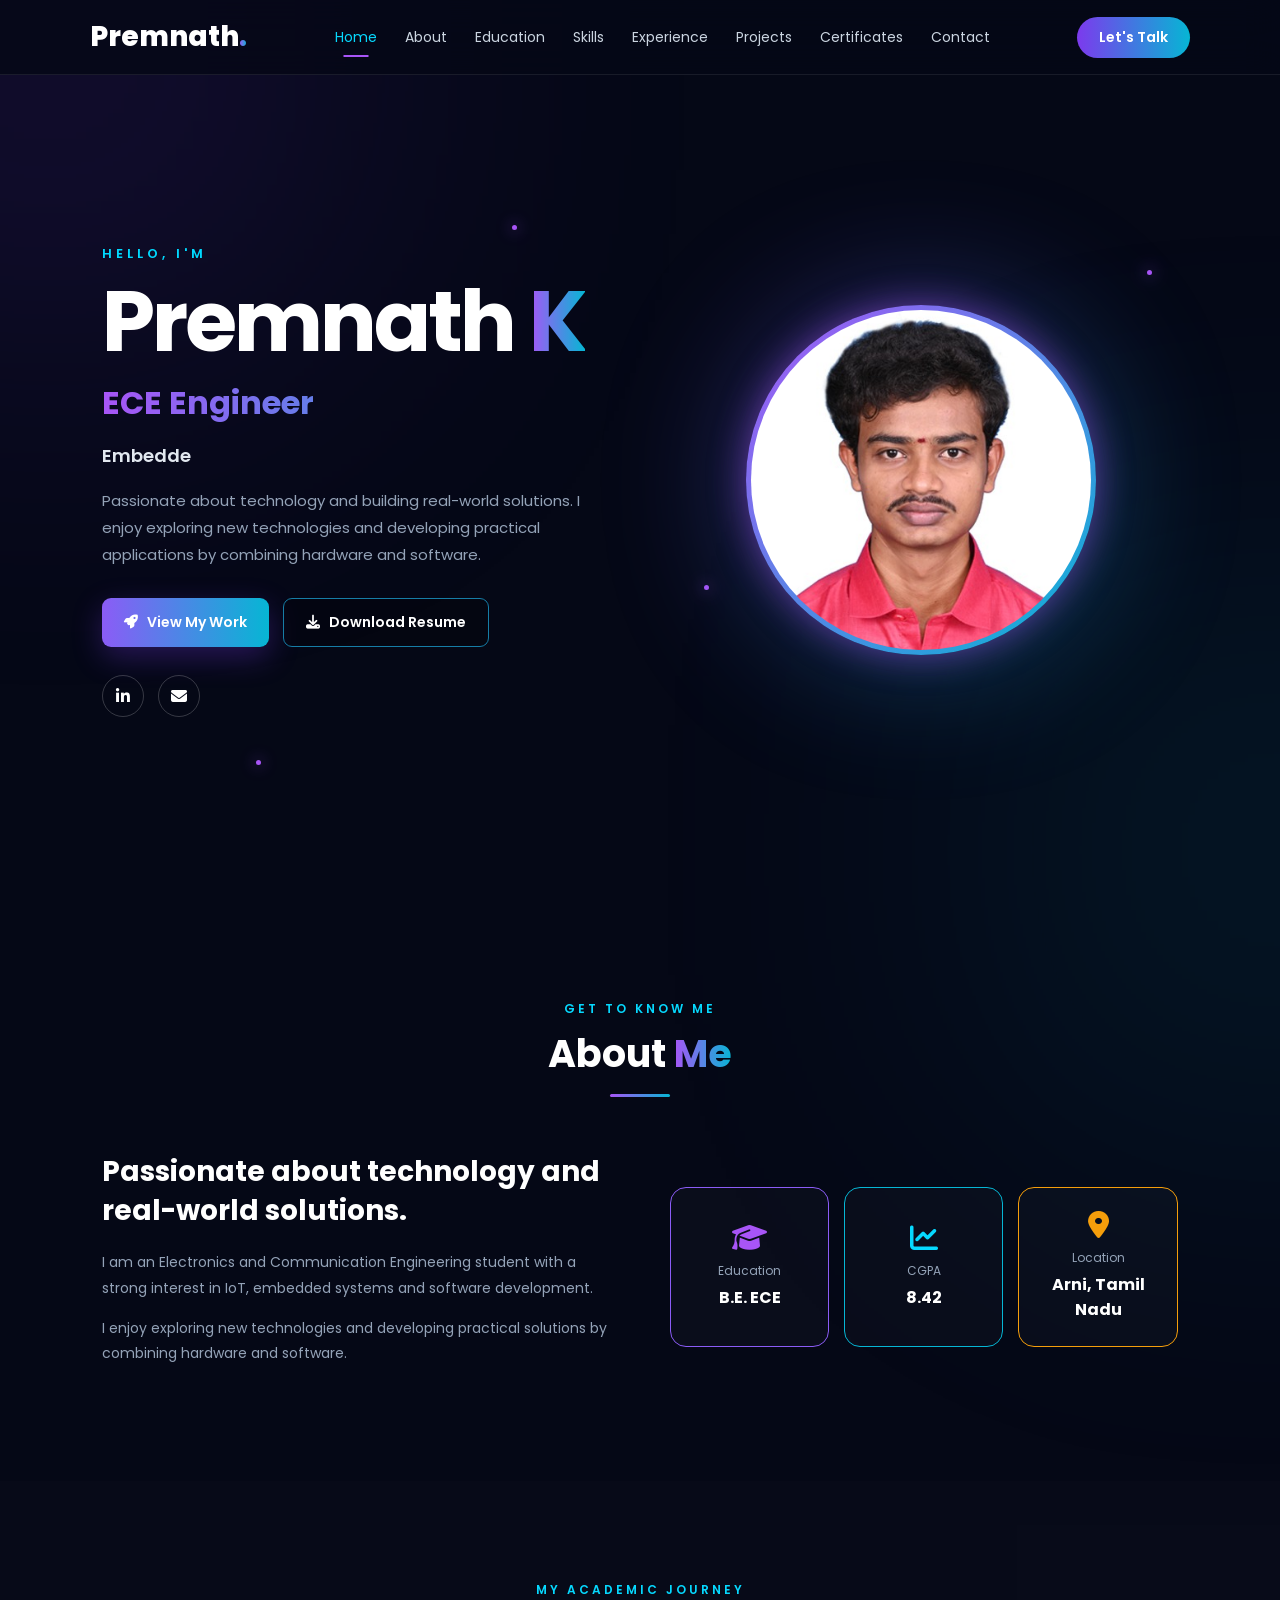
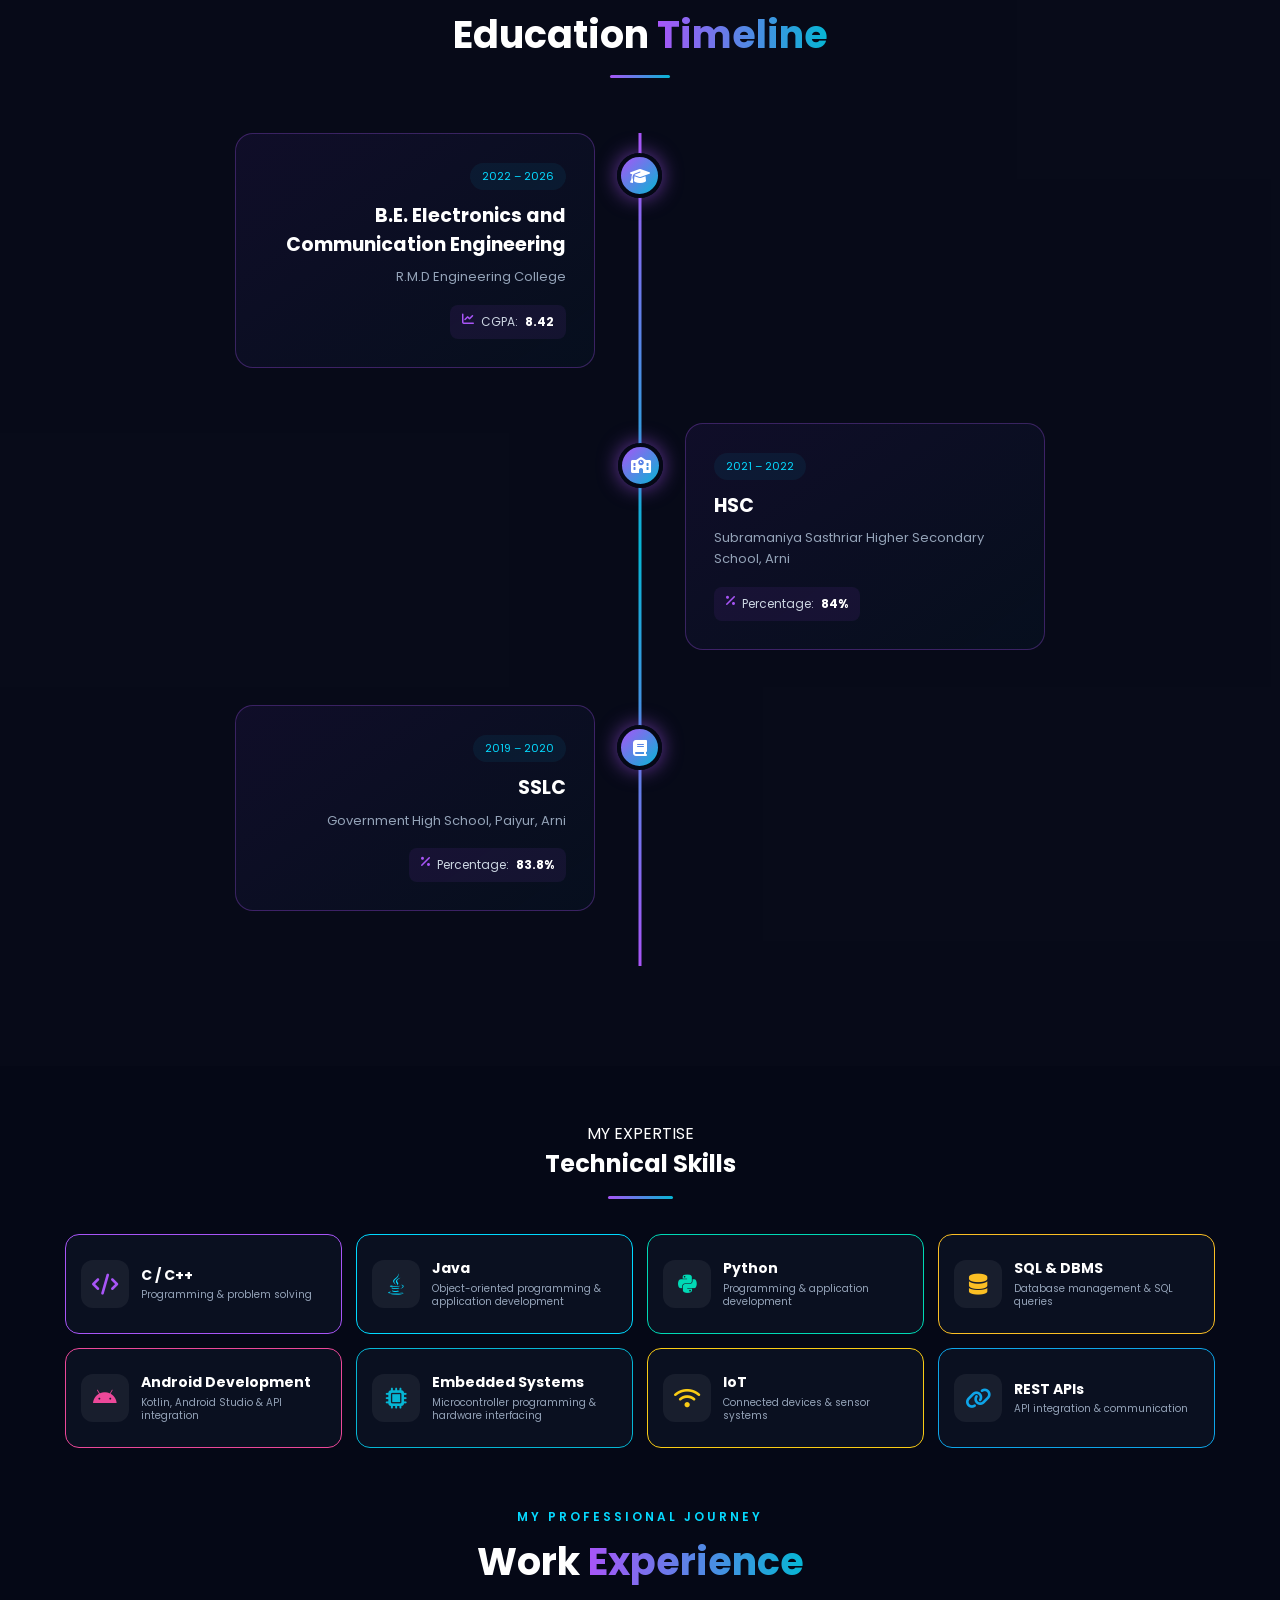
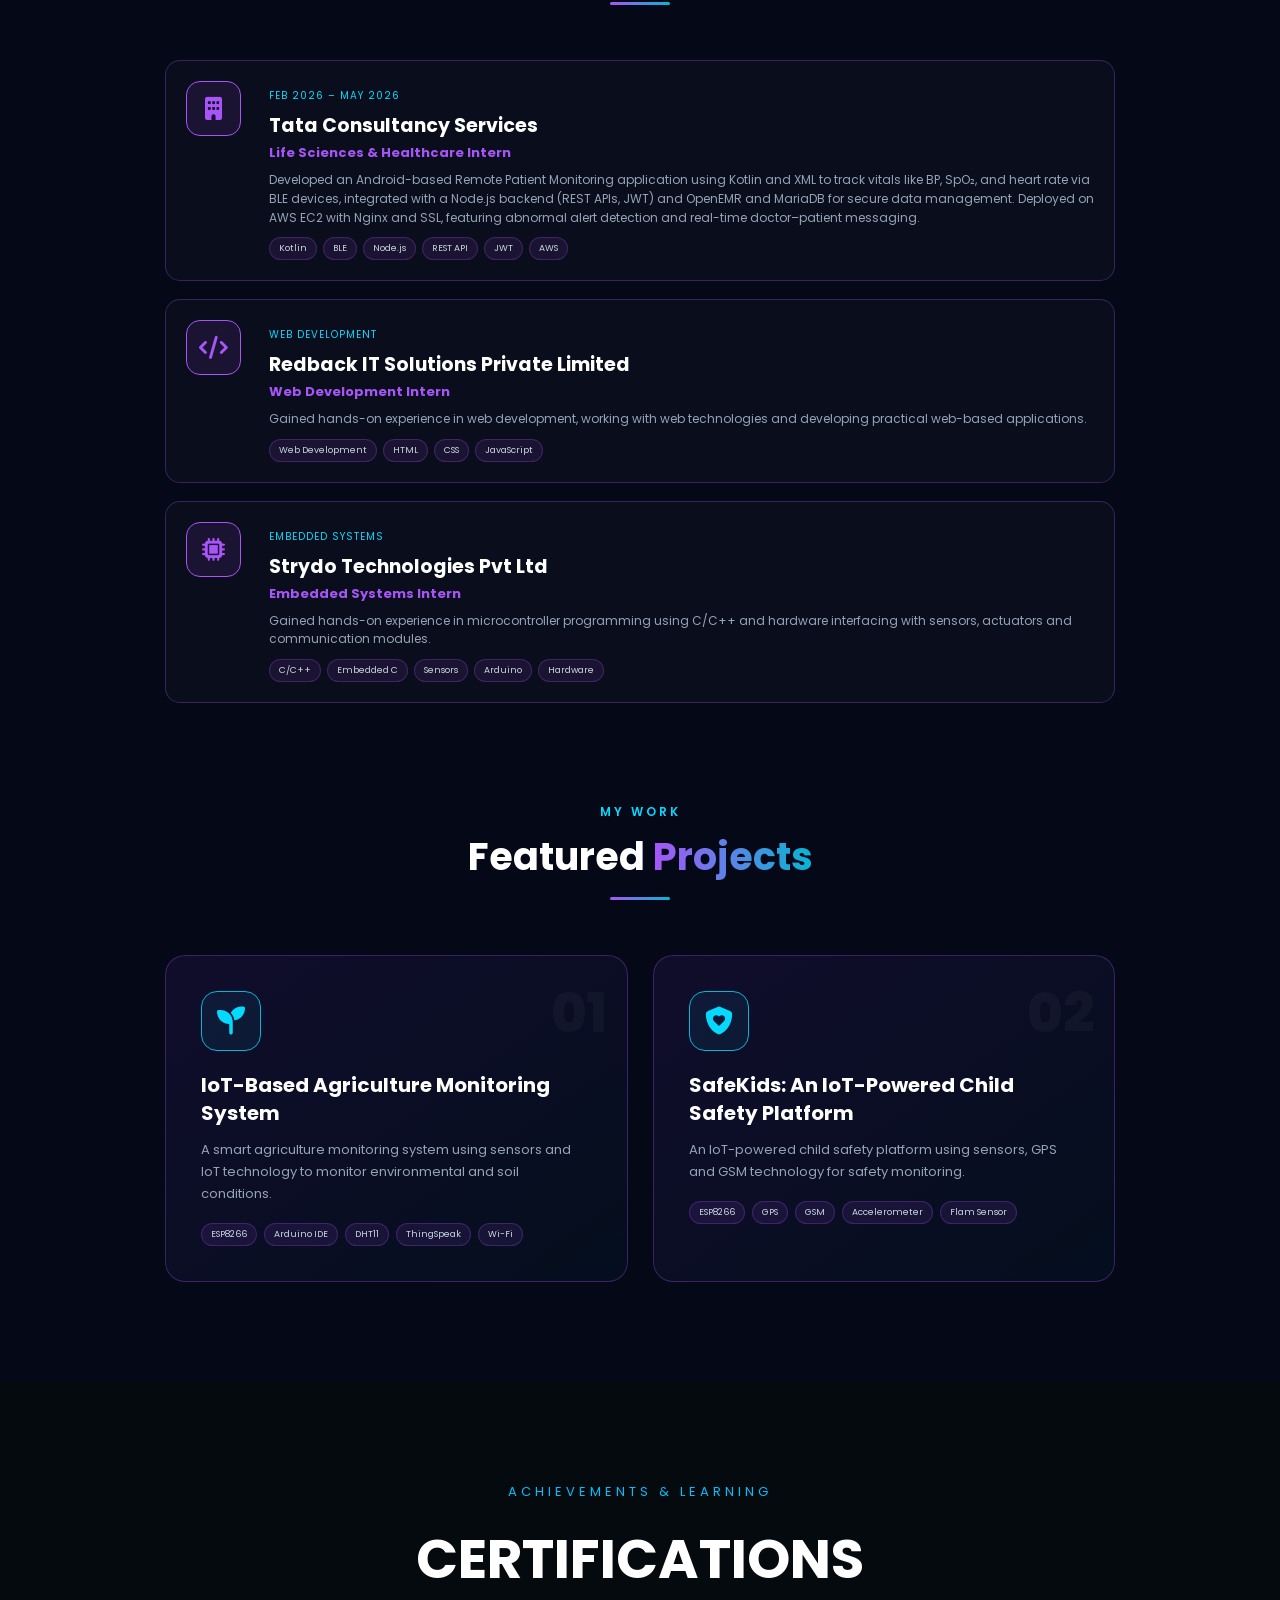
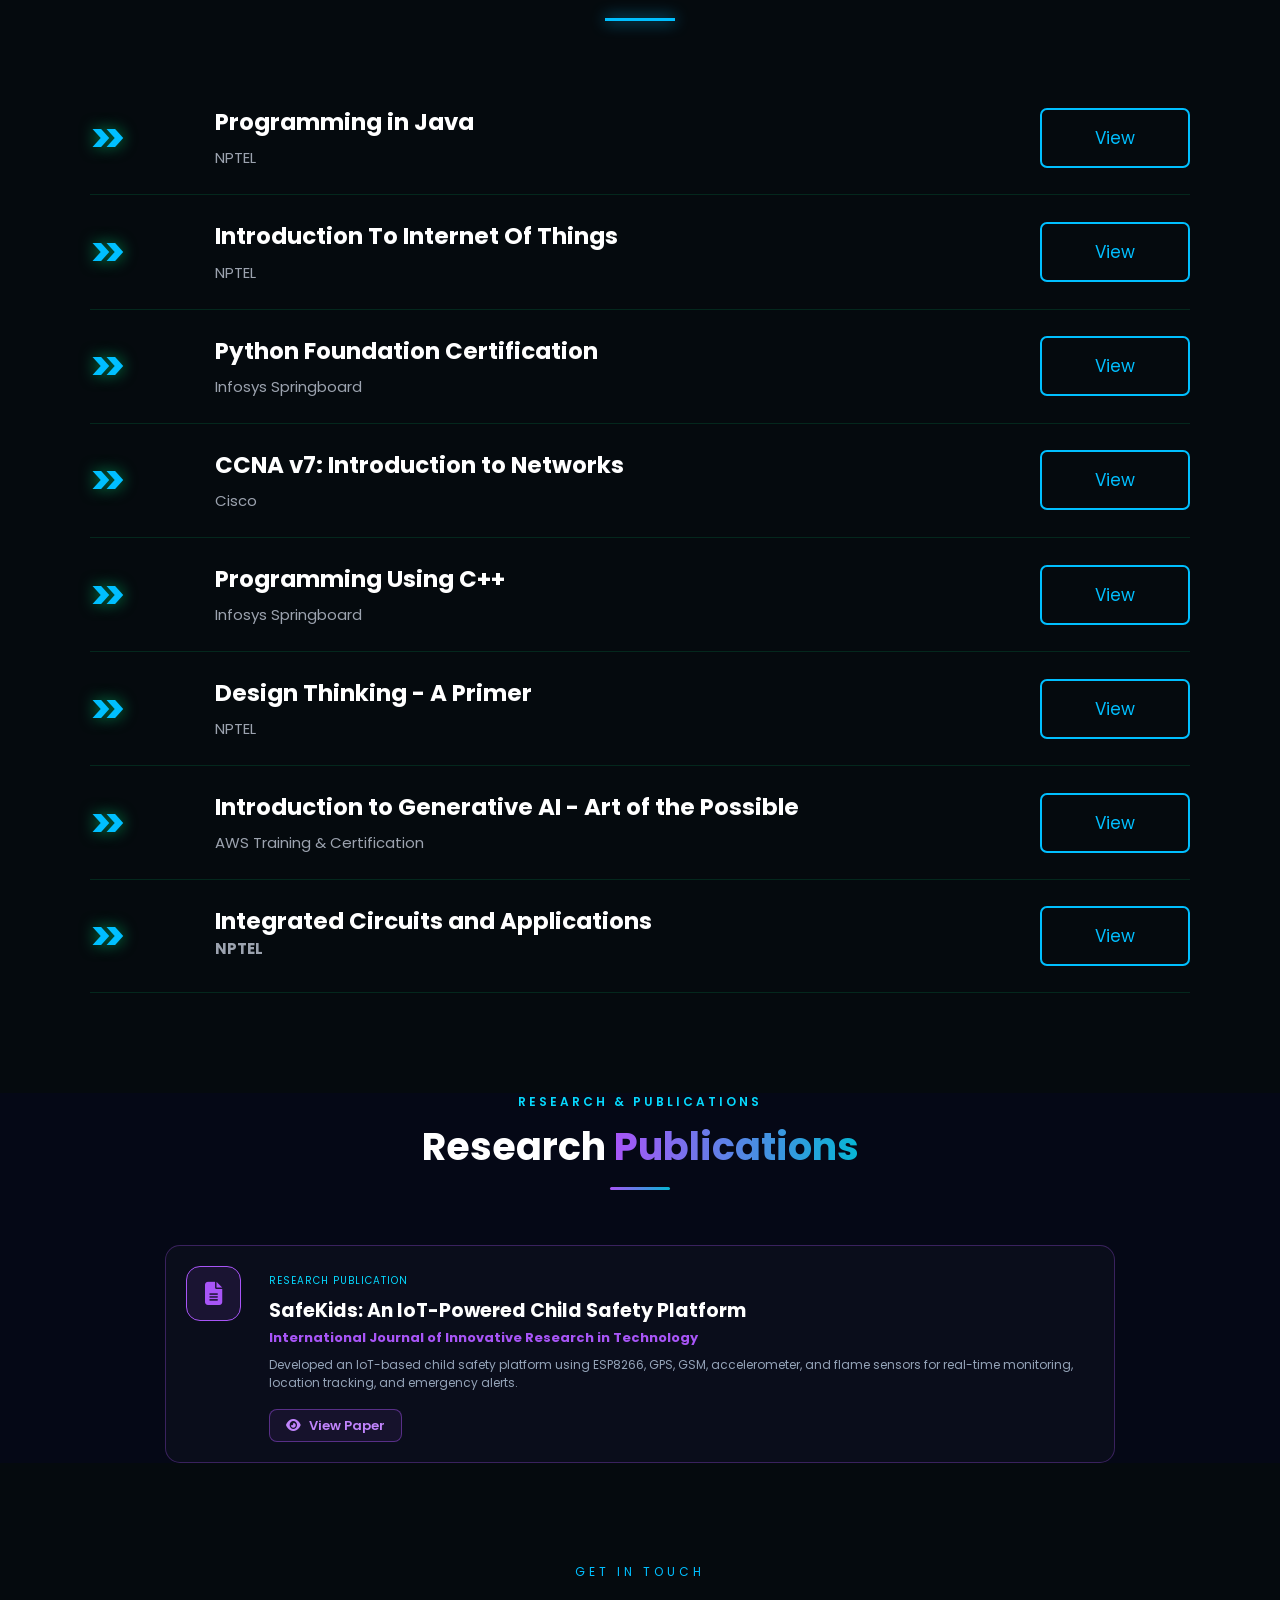
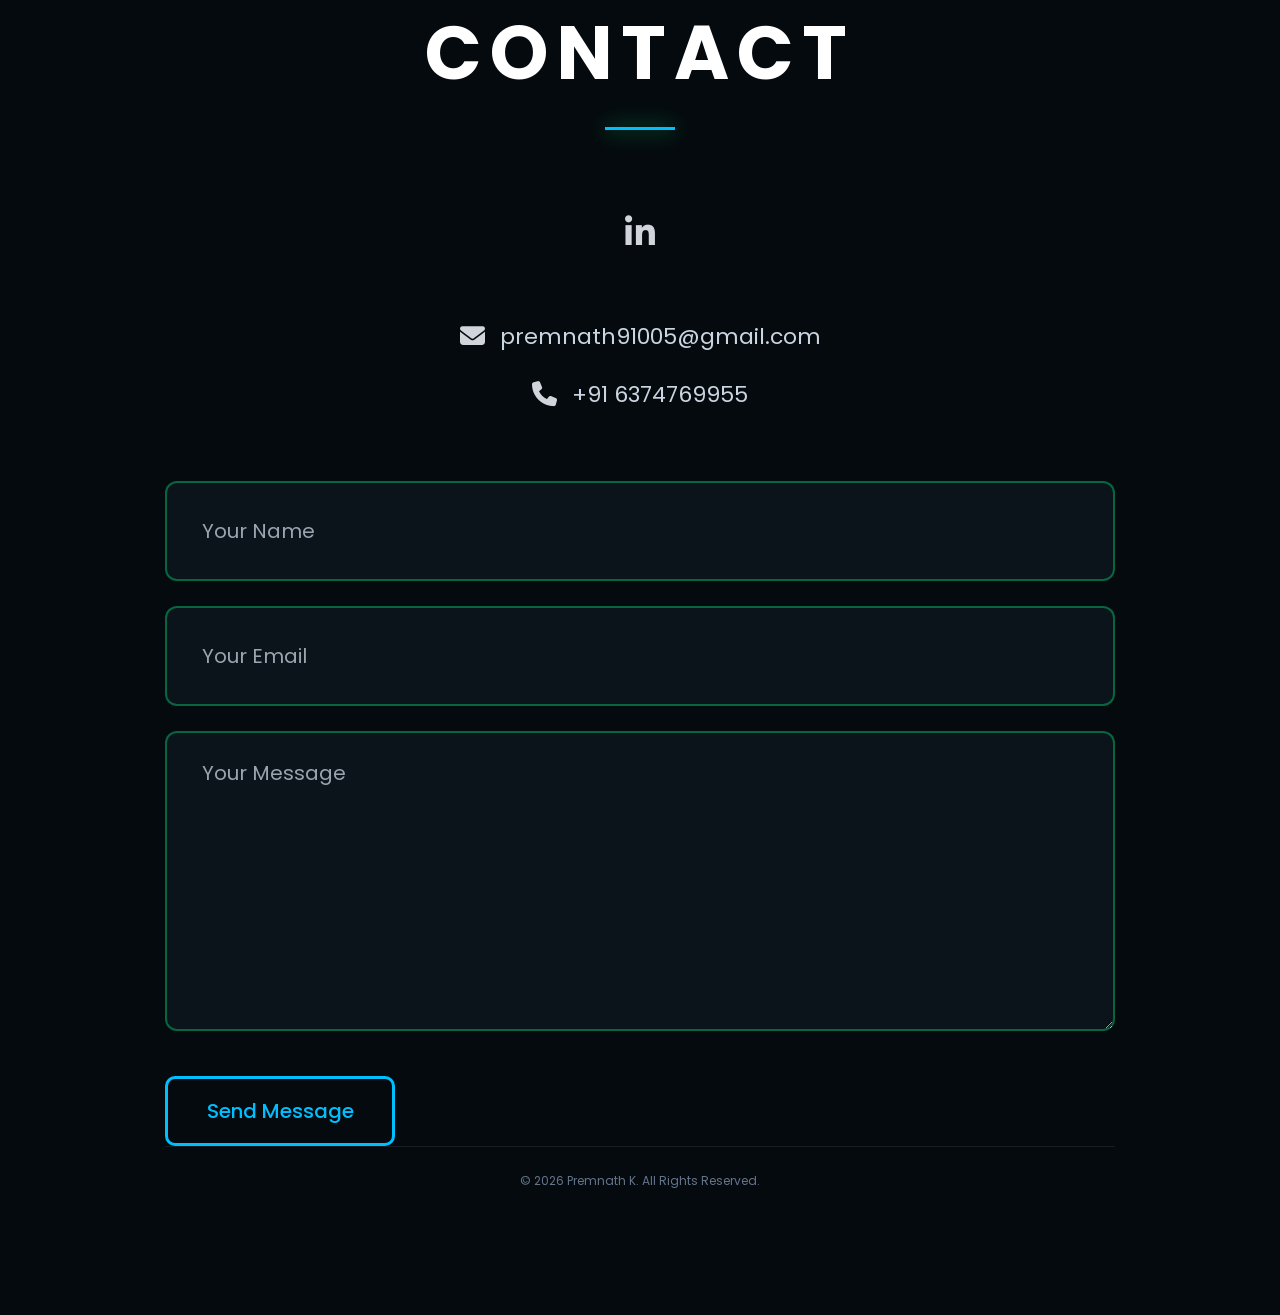
<file: index.html>
<!DOCTYPE html>
<html lang="en">

<head>

    <meta charset="UTF-8">

    <meta name="viewport"
          content="width=device-width, initial-scale=1.0">

    <title>Premnath's Portfolio</title>

    <!-- Google Font -->
    <link rel="preconnect"
          href="https://fonts.googleapis.com">

    <link rel="preconnect"
          href="https://fonts.gstatic.com"
          crossorigin>

    <link href="https://fonts.googleapis.com/css2?family=Poppins:wght@300;400;500;600;700;800&display=swap"
          rel="stylesheet">

    <!-- Font Awesome -->
    <link rel="stylesheet"
          href="https://cdnjs.cloudflare.com/ajax/libs/font-awesome/6.5.2/css/all.min.css">

    <!-- CSS -->
    <link rel="stylesheet"
          href="style.css">

</head>


<body>


<!-- =====================================================
     NAVBAR
===================================================== -->

<header class="navbar">

    <a href="#home" class="logo">
        Premnath<span>.</span>
    </a>

    <nav class="nav-links">

        <a href="#home" class="active">Home</a>

        <a href="#about">About</a>

        <a href="#education">Education</a>

        <a href="#skills">Skills</a>

        <a href="#experience">Experience</a>

        <a href="#projects">Projects</a>

        <a href="#certifications">Certificates</a>

        <a href="#contact">Contact</a>

    </nav>

    <a href="#contact" class="talk-button">
        Let's Talk
    </a>

    <button class="menu-button">
        <i class="fa-solid fa-bars"></i>
    </button>

</header>



<!-- =====================================================
     HERO
===================================================== -->

<section class="hero" id="home">

    <!-- Animated background particles -->

    <div class="particle particle-1"></div>
    <div class="particle particle-2"></div>
    <div class="particle particle-3"></div>
    <div class="particle particle-4"></div>


    <!-- LEFT -->

    <div class="hero-content reveal">

        <p class="hello">
            HELLO, I'M
        </p>

        <h1>
            Premnath <span>K</span>
        </h1>

        <h2>
            ECE Engineer
        </h2>

        <div class="typing-line">

            <span id="typing-text">
                IoT Developer
            </span>

        </div>

        <p class="hero-description">

            Passionate about technology and building
            real-world solutions. I enjoy exploring new
            technologies and developing practical
            applications by combining hardware and software.

        </p>


        <div class="hero-buttons">

            <a href="#projects"
               class="primary-button">

                <i class="fa-solid fa-rocket"></i>

                View My Work

            </a>


            <a href="assets/RESUME.pdf"
               class="outline-button"
               download>

                <i class="fa-solid fa-download"></i>

                Download Resume

            </a>

        </div>


        <div class="social-links">

            <!-- LinkedIn -->
    <a href="https://www.linkedin.com/in/premnath-k-a98044420/"
       target="_blank"
       rel="noopener noreferrer"
       aria-label="LinkedIn">
        <i class="fa-brands fa-linkedin-in"></i>
    </a>

            

            <!-- Email -->
    <a href="mailto:premnath91005@gmail.com"
       aria-label="Email">
        <i class="fa-solid fa-envelope"></i>
    </a>

        </div>

    </div>



    <!-- RIGHT PROFILE -->

    <div class="hero-profile reveal">

        <div class="profile-glow"></div>

        <div class="profile-ring">

            <img src="images/premnath.jpeg"
                 alt="Premnath K">

        </div>


        

    </div>

</section>



<!-- =====================================================
     ABOUT
===================================================== -->

<section class="section about-section"
         id="about">

    <div class="section-title reveal">

        <p>GET TO KNOW ME</p>

        <h2>
            About <span>Me</span>
        </h2>

        <div class="title-line"></div>

    </div>


    <div class="about-container reveal">


        <div class="about-description">

            <h3>
                Passionate about technology
                and real-world solutions.
            </h3>

            <p>

                I am an Electronics and Communication
                Engineering student with a strong interest
                in IoT, embedded systems and software
                development.

            </p>

            <p>

                I enjoy exploring new technologies and
                developing practical solutions by combining
                hardware and software.

            </p>

        </div>


        <div class="about-stats">


            <div class="stat-card purple">

                <i class="fa-solid fa-graduation-cap"></i>

                <span>
                    Education
                </span>

                <strong>
                    B.E. ECE
                </strong>

            </div>


            <div class="stat-card cyan">

                <i class="fa-solid fa-chart-line"></i>

                <span>
                    CGPA
                </span>

                <strong>
                    8.42
                </strong>

            </div>


            <div class="stat-card orange">

                <i class="fa-solid fa-location-dot"></i>

                <span>
                    Location
                </span>

                <strong>
                    Arni, Tamil Nadu
                </strong>

            </div>

        </div>

    </div>

</section>



<!-- =====================================================
     EDUCATION
===================================================== -->

<section class="section education-section"
         id="education">

    <div class="section-title reveal">

        <p>MY ACADEMIC JOURNEY</p>

        <h2>
            Education <span>Timeline</span>
        </h2>

        <div class="title-line"></div>

    </div>


    <div class="timeline">


        <!-- B.E -->

        <div class="timeline-item reveal">

            <div class="timeline-dot">

                <i class="fa-solid fa-graduation-cap"></i>

            </div>


            <div class="timeline-card">

                <span class="timeline-year">
                    2022 – 2026
                </span>

                <h3>
                    B.E. Electronics and
                    Communication Engineering
                </h3>

                <h4>
                    R.M.D Engineering College
                </h4>

                <div class="result">

                    <i class="fa-solid fa-chart-line"></i>

                    CGPA:
                    <strong>8.42</strong>

                </div>

            </div>

        </div>



        <!-- HSC -->

        <div class="timeline-item reveal">

            <div class="timeline-dot">

                <i class="fa-solid fa-school"></i>

            </div>


            <div class="timeline-card">

                <span class="timeline-year">
                    2021 – 2022
                </span>

                <h3>
                    HSC
                </h3>

                <h4>
                    Subramaniya Sasthriar Higher
                    Secondary School, Arni
                </h4>

                <div class="result">

                    <i class="fa-solid fa-percent"></i>

                    Percentage:
                    <strong>84%</strong>

                </div>

            </div>

        </div>



        <!-- SSLC -->

        <div class="timeline-item reveal">

            <div class="timeline-dot">

                <i class="fa-solid fa-book"></i>

            </div>


            <div class="timeline-card">

                <span class="timeline-year">
                    2019 – 2020
                </span>

                <h3>
                    SSLC
                </h3>

                <h4>
                    Government High School,
                    Paiyur, Arni
                </h4>

                <div class="result">

                    <i class="fa-solid fa-percent"></i>

                    Percentage:
                    <strong>83.8%</strong>

                </div>

            </div>

        </div>

    </div>

</section>



<!-- ==================== SKILLS SECTION ==================== -->
<section class="skills-section" id="skills">

    <div class="section-header">
        <span>MY EXPERTISE</span>
        <h2>Technical <strong>Skills</strong></h2>
        <div class="section-line"></div>
    </div>

    <div class="skills-grid">

        <!-- C / C++ -->
        <div class="skill-card">
            <div class="skill-icon">
                <i class="fas fa-code"></i>
            </div>
            <div class="skill-content">
                <h3>C / C++</h3>
                <p>Programming & problem solving</p>
            </div>
        </div>

        <!-- Java -->
        <div class="skill-card">
            <div class="skill-icon">
                <i class="fab fa-java"></i>
            </div>
            <div class="skill-content">
                <h3>Java</h3>
                <p>Object-oriented programming & application development</p>
            </div>
        </div>

        <!-- Python -->
        <div class="skill-card">
            <div class="skill-icon">
                <i class="fab fa-python"></i>
            </div>
            <div class="skill-content">
                <h3>Python</h3>
                <p>Programming & application development</p>
            </div>
        </div>

        <!-- SQL & DBMS -->
        <div class="skill-card">
            <div class="skill-icon">
                <i class="fas fa-database"></i>
            </div>
            <div class="skill-content">
                <h3>SQL &amp; DBMS</h3>
                <p>Database management & SQL queries</p>
            </div>
        </div>

        <!-- Android Development -->
        <div class="skill-card">
            <div class="skill-icon">
                <i class="fab fa-android"></i>
            </div>
            <div class="skill-content">
                <h3>Android Development</h3>
                <p>Kotlin, Android Studio & API integration</p>
            </div>
        </div>

        <!-- Embedded Systems -->
        <div class="skill-card">
            <div class="skill-icon">
                <i class="fas fa-microchip"></i>
            </div>
            <div class="skill-content">
                <h3>Embedded Systems</h3>
                <p>Microcontroller programming & hardware interfacing</p>
            </div>
        </div>

        <!-- IoT -->
        <div class="skill-card">
            <div class="skill-icon">
                <i class="fas fa-wifi"></i>
            </div>
            <div class="skill-content">
                <h3>IoT</h3>
                <p>Connected devices & sensor systems</p>
            </div>
        </div>

        <!-- REST APIs -->
        <div class="skill-card">
            <div class="skill-icon">
                <i class="fas fa-link"></i>
            </div>
            <div class="skill-content">
                <h3>REST APIs</h3>
                <p>API integration & communication</p>
            </div>
        </div>

    </div>

</section>



<div class="section-title reveal">

    <p>MY PROFESSIONAL JOURNEY</p>

    <h2>
        Work <span>Experience</span>
    </h2>

    <div class="title-line"></div>

</div>


<div class="experience-container">


    <!-- TCS -->

    <div class="experience-card reveal">

        <div class="experience-icon">

            <i class="fa-solid fa-building"></i>

        </div>


        <div class="experience-content">

            <span class="experience-date">
                FEB 2026 – MAY 2026
            </span>

            <h3>
                Tata Consultancy Services
            </h3>

            <h4>
                Life Sciences & Healthcare Intern
            </h4>

            <p>

                Developed an Android-based Remote Patient Monitoring
                application using Kotlin and XML to track vitals like
                BP, SpO₂, and heart rate via BLE devices, integrated
                with a Node.js backend (REST APIs, JWT) and OpenEMR
                and MariaDB for secure data management. Deployed on
                AWS EC2 with Nginx and SSL, featuring abnormal alert
                detection and real-time doctor–patient messaging.

            </p>

            <div class="technology-list">

                <span>Kotlin</span>
                <span>BLE</span>
                <span>Node.js</span>
                <span>REST API</span>
                <span>JWT</span>
                <span>AWS</span>

            </div>

        </div>

    </div>



    <!-- REDBACK IT SOLUTIONS -->

    <div class="experience-card reveal">

        <div class="experience-icon">

            <i class="fa-solid fa-code"></i>

        </div>


        <div class="experience-content">

            <span class="experience-date">
                WEB DEVELOPMENT
            </span>

            <h3>
                Redback IT Solutions Private Limited
            </h3>

            <h4>
                Web Development Intern
            </h4>

            <p>

                Gained hands-on experience in web development,
                working with web technologies and developing
                practical web-based applications.

            </p>

            <div class="technology-list">

                <span>Web Development</span>
                <span>HTML</span>
                <span>CSS</span>
                <span>JavaScript</span>

            </div>

        </div>

    </div>



    <!-- STRYDO -->

    <div class="experience-card reveal">

        <div class="experience-icon">

            <i class="fa-solid fa-microchip"></i>

        </div>


        <div class="experience-content">

            <span class="experience-date">
                EMBEDDED SYSTEMS
            </span>

            <h3>
                Strydo Technologies Pvt Ltd
            </h3>

            <h4>
                Embedded Systems Intern
            </h4>

            <p>

                Gained hands-on experience in
                microcontroller programming using C/C++
                and hardware interfacing with sensors,
                actuators and communication modules.

            </p>

            <div class="technology-list">
    <span>C/C++</span>
    <span>Embedded C</span>
    <span>Sensors</span>
    <span>Arduino</span>
    <span>Hardware</span>
</div>

        </div>

    </div>


</div>



<!-- =====================================================
     PROJECTS
===================================================== -->

<section class="section projects-section"
         id="projects">

    <div class="section-title reveal">

        <p>MY WORK</p>

        <h2>
            Featured <span>Projects</span>
        </h2>

        <div class="title-line"></div>

    </div>


    <div class="projects-grid">


        <!-- Agriculture -->

        <article class="project-card reveal">

            <div class="project-number">
                01
            </div>

            <div class="project-icon">

                <i class="fa-solid fa-seedling"></i>

            </div>

            <h3>
                IoT-Based Agriculture
                Monitoring System
            </h3>

            <p>

                A smart agriculture monitoring system
                using sensors and IoT technology to
                monitor environmental and soil conditions.

            </p>

            <div class="project-tech">

                <span>ESP8266</span>
                <span>Arduino IDE</span>
                <span>DHT11</span>
                <span>ThingSpeak</span>
                <span>Wi-Fi</span>

            </div>

        </article>



        <!-- SafeKids -->

        <article class="project-card reveal">

            <div class="project-number">
                02
            </div>

            <div class="project-icon">

                <i class="fa-solid fa-shield-heart"></i>

            </div>

            <h3>
                SafeKids: An IoT-Powered Child Safety Platform

            </h3>

            <p>

                An IoT-powered child safety platform
                using sensors, GPS and GSM technology
                for safety monitoring.

            </p>

            <div class="project-tech">

                <span>ESP8266</span>
                <span>GPS</span>
                <span>GSM</span>
                <span>Accelerometer</span>
                <span>Flam Sensor</span>

            </div>

        </article>

    </div>

</section>



<!-- =====================================================
     CERTIFICATIONS
===================================================== -->

<section class="certifications-section" id="certifications">

    <div class="certifications-container">

        <!-- TITLE -->

        <div class="certifications-title">

            <span>ACHIEVEMENTS & LEARNING</span>

            <h2>Certifications</h2>

            <div class="certification-line"></div>

        </div>


        <!-- 1. PROGRAMMING IN JAVA -->

        <div class="certificate-row reveal">

            <div class="certificate-arrow">
                >>
            </div>

            <div class="certificate-info">

                <h3>Programming in Java</h3>

                <p>NPTEL</p>

            </div>

            <a href="certificates/programming-in-java.pdf"
               target="_blank"
               rel="noopener noreferrer"
               class="certificate-view">

                View

            </a>

        </div>


        <!-- 2. INTERNET OF THINGS -->

        <div class="certificate-row reveal">

            <div class="certificate-arrow">
                >>
            </div>

            <div class="certificate-info">

                <h3>Introduction To Internet Of Things</h3>

                <p>NPTEL</p>

            </div>

            <a href="certificates/introduction-to-iot.pdf"
               target="_blank"
               rel="noopener noreferrer"
               class="certificate-view">

                View

            </a>

        </div>


        <!-- 3. PYTHON -->

        <div class="certificate-row reveal">

            <div class="certificate-arrow">
                >>
            </div>

            <div class="certificate-info">

                <h3>Python Foundation Certification</h3>

                <p>Infosys Springboard</p>

            </div>

            <a href="certificates/python-foundation.pdf"
               target="_blank"
               rel="noopener noreferrer"
               class="certificate-view">

                View

            </a>

        </div>


        <!-- 4. CCNA -->

        <div class="certificate-row reveal">

            <div class="certificate-arrow">
                >>
            </div>

            <div class="certificate-info">

                <h3>CCNA v7: Introduction to Networks</h3>

                <p>Cisco</p>

            </div>

            <a href="certificates/ccna-introduction-to-networks.pdf"
               target="_blank"
               rel="noopener noreferrer"
               class="certificate-view">

                View

            </a>

        </div>


        <!-- 5. C++ -->

        <div class="certificate-row reveal">

            <div class="certificate-arrow">
                >>
            </div>

            <div class="certificate-info">

                <h3>Programming Using C++</h3>

                <p>Infosys Springboard</p>

            </div>

            <a href="certificates/programming-using-cpp.pdf"
               target="_blank"
               rel="noopener noreferrer"
               class="certificate-view">

                View

            </a>

        </div>


        <!-- 6. DESIGN THINKING -->

        <div class="certificate-row reveal">

            <div class="certificate-arrow">
                >>
            </div>

            <div class="certificate-info">

                <h3>Design Thinking - A Primer</h3>

                <p>NPTEL</p>

            </div>

            <a href="certificates/design-thinking-a-primer.pdf"
               target="_blank"
               rel="noopener noreferrer"
               class="certificate-view">

                View

            </a>

        </div>


        <!-- 7. GENERATIVE AI -->

        <div class="certificate-row reveal">

            <div class="certificate-arrow">
                >>
            </div>

            <div class="certificate-info">

                <h3>Introduction to Generative AI - Art of the Possible</h3>

                <p>AWS Training &amp; Certification</p>

            </div>

            <a href="certificates/generative-ai-art-of-the-possible.pdf"
               target="_blank"
               rel="noopener noreferrer"
               class="certificate-view">

                View

            </a>

        </div>
        <!-- 8 DESIGN THINKING -->

        <div class="certificate-row reveal">

            <div class="certificate-arrow">
                >>
            </div>

            <div class="certificate-info">

                <h3>Integrated Circuits and Applications

                <p>NPTEL</p>

            </div>

            <a href="certificates/integrated-circuits-and-applications.pdf"
               target="_blank"
               rel="noopener noreferrer"
               class="certificate-view">

                View

            </a>

        </div>
        


    </div>

</section>

<!-- =====================================================
     RESEARCH & PUBLICATIONS
===================================================== -->

<section id="research">

    <div class="section-title reveal">

        <p>RESEARCH & PUBLICATIONS</p>

        <h2>
            Research <span>Publications</span>
        </h2>

        <div class="title-line"></div>

    </div>


    <div class="experience-container">

        <!-- RESEARCH PAPER -->

        <div class="experience-card reveal">

            <!-- ICON -->

            <div class="experience-icon">

                <i class="fa-solid fa-file-lines"></i>

            </div>


            <!-- CONTENT -->

            <div class="experience-content">

                <span class="experience-date">
                    RESEARCH PUBLICATION
                </span>

                <h3>
                    SafeKids: An IoT-Powered Child Safety Platform
                </h3>

                <h4>
                    International Journal of Innovative Research in Technology
                </h4>

                <p>
                    Developed an IoT-based child safety platform using
                    ESP8266, GPS, GSM, accelerometer, and flame sensors
                    for real-time monitoring, location tracking, and
                    emergency alerts.
                </p>


            


                <a
    href="papers/safeKids.pdf"
    target="_blank"
    rel="noopener noreferrer"
    class="view-paper"
>
    <i class="fa-solid fa-eye"></i>
    View Paper
</a>

            </div>

        </div>

    </div>

</section>



<!-- =====================================================
     CONTACT
===================================================== -->

<section class="contact-section" id="contact">

    <div class="contact-container">

        <!-- TITLE -->

        <div class="contact-title">

            <span>GET IN TOUCH</span>

            <h2>CONTACT</h2>

            <div class="contact-line"></div>

        </div>


        <!-- SOCIAL LINKS -->

<div class="contact-socials">

    <!-- LinkedIn -->
    <a href="https://www.linkedin.com/in/premnath-k-a98044420/"
       target="_blank"
       rel="noopener noreferrer"
       aria-label="LinkedIn">

        <i class="fa-brands fa-linkedin-in"></i>

    </a>

</div>


        <!-- CONTACT INFORMATION -->

        <div class="contact-details">

            <a href="mailto:premnath91005@gmail.com">

                <i class="fa-solid fa-envelope"></i>

                <span>premnath91005@gmail.com</span>

            </a>


            <a href="tel:+916374769955">

                <i class="fa-solid fa-phone"></i>

                <span>+91 6374769955</span>

            </a>

        </div>


        <!-- CONTACT FORM -->

<form
    name="contact"
    method="POST"
    data-netlify="true"
    data-netlify-honeypot="bot-field"
    action="/thank-you.html"
    class="contact-form"
>

    <!-- Netlify form identification -->
    <input type="hidden" name="form-name" value="contact">

    <!-- Spam protection -->
    <p class="hidden-field">
        <label>
            Don't fill this out:
            <input name="bot-field">
        </label>
    </p>

    <!-- Name -->
    <input
        type="text"
        name="name"
        placeholder="Your Name"
        required
    >

    <!-- Email -->
    <input
        type="email"
        name="email"
        placeholder="Your Email"
        required
    >

    <!-- Message -->
    <textarea
        name="message"
        placeholder="Your Message"
        required
    ></textarea>

    <!-- Submit -->
    <button
        type="submit"
        class="contact-submit"
    >
        Send Message
    </button>

</form>


<!-- =====================================================
     FOOTER
===================================================== -->

<footer>

    <p>
        © 2026 Premnath K. All Rights Reserved.
    </p>

</footer>


<!-- JAVASCRIPT -->

<script src="script.js"></script>

</body>

</html>
</file>
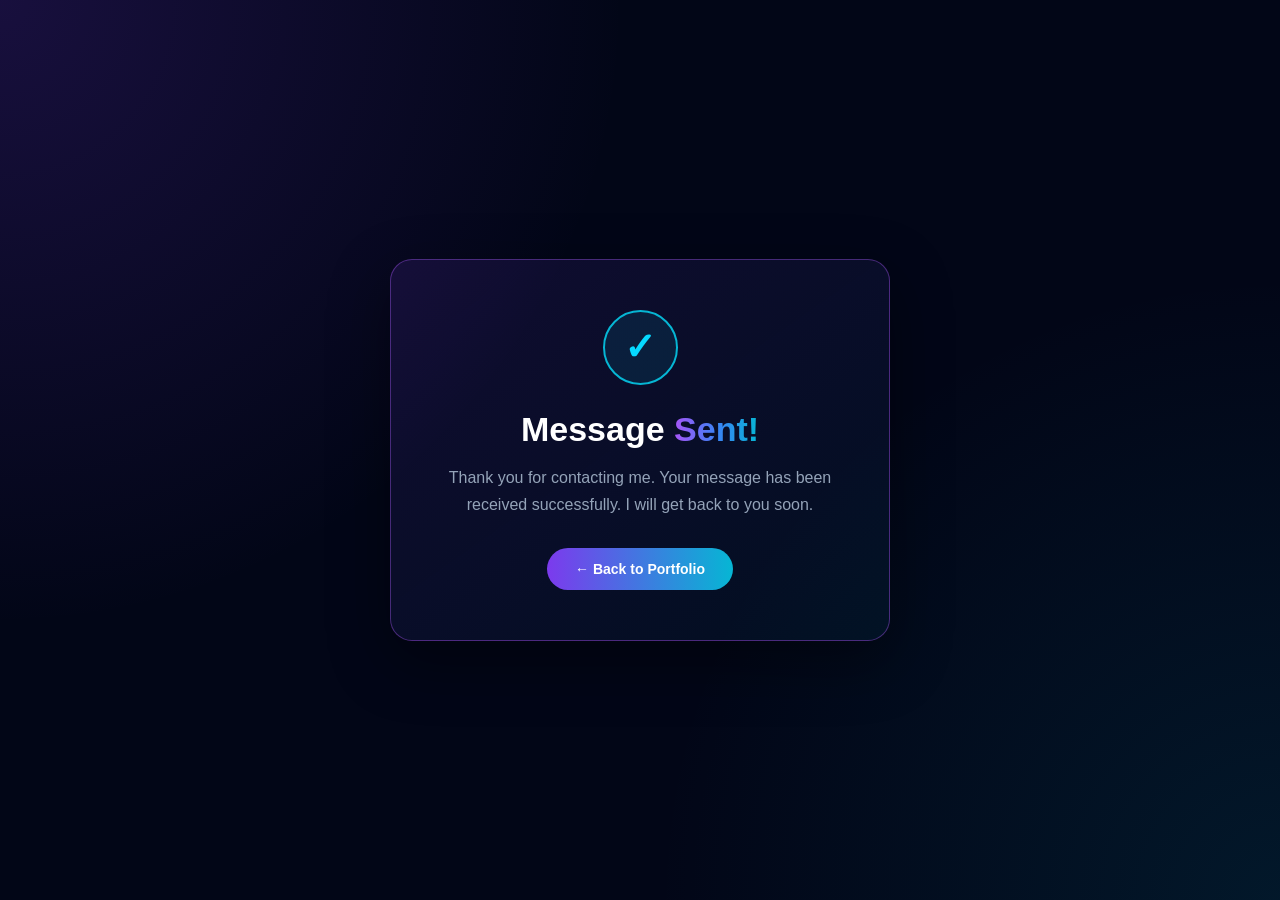
<file: thank-you.html>
<!DOCTYPE html>
<html lang="en">

<head>
    <meta charset="UTF-8">
    <meta name="viewport" content="width=device-width, initial-scale=1.0">

    <title>Message Sent | Premnath Portfolio</title>

    <style>
        * {
            margin: 0;
            padding: 0;
            box-sizing: border-box;
        }

        body {
            min-height: 100vh;
            font-family: Arial, sans-serif;
            background: #020617;
            color: #ffffff;
        }

        .thank-you-page {
            min-height: 100vh;

            display: flex;
            align-items: center;
            justify-content: center;

            padding: 30px;

            background:
                radial-gradient(
                    circle at top left,
                    rgba(124, 58, 237, 0.18),
                    transparent 40%
                ),
                radial-gradient(
                    circle at bottom right,
                    rgba(6, 182, 212, 0.10),
                    transparent 40%
                ),
                #020617;
        }

        .thank-you-box {
            width: 100%;
            max-width: 500px;

            padding: 50px 35px;

            text-align: center;

            border-radius: 22px;

            background:
                linear-gradient(
                    145deg,
                    rgba(124, 58, 237, 0.12),
                    rgba(6, 182, 212, 0.05)
                );

            border: 1px solid rgba(168, 85, 247, 0.4);

            box-shadow:
                0 20px 60px rgba(0, 0, 0, 0.4);
        }

        .thank-you-icon {
            width: 75px;
            height: 75px;

            margin: 0 auto 25px;

            display: flex;
            align-items: center;
            justify-content: center;

            border-radius: 50%;

            font-size: 38px;
            font-weight: bold;

            color: #06d9ff;

            background: rgba(6, 182, 212, 0.10);

            border: 2px solid #06b6d4;
        }

        .thank-you-box h1 {
            font-size: 34px;
            margin-bottom: 15px;
        }

        .thank-you-box h1 span {
            background: linear-gradient(
                90deg,
                #a855f7,
                #3b82f6,
                #06b6d4
            );

            -webkit-background-clip: text;
            -webkit-text-fill-color: transparent;
        }

        .thank-you-box p {
            color: #94a3b8;

            font-size: 16px;
            line-height: 1.7;

            margin-bottom: 30px;
        }

        .back-home {
            display: inline-block;

            padding: 13px 28px;

            border-radius: 25px;

            text-decoration: none;

            color: #ffffff;

            font-size: 14px;
            font-weight: 600;

            background:
                linear-gradient(
                    90deg,
                    #7c3aed,
                    #06b6d4
                );

            transition: 0.3s;
        }

        .back-home:hover {
            transform: translateY(-3px);

            box-shadow:
                0 10px 30px rgba(6, 182, 212, 0.25);
        }

        @media (max-width: 600px) {

            .thank-you-page {
                padding: 20px;
            }

            .thank-you-box {
                padding: 40px 25px;
            }

            .thank-you-icon {
                width: 65px;
                height: 65px;
                font-size: 32px;
            }

            .thank-you-box h1 {
                font-size: 28px;
            }

            .thank-you-box p {
                font-size: 14px;
            }
        }
    </style>

</head>

<body>

    <section class="thank-you-page">

        <div class="thank-you-box">

            <div class="thank-you-icon">
                ✓
            </div>

            <h1>
                Message <span>Sent!</span>
            </h1>

            <p>
                Thank you for contacting me.
                Your message has been received successfully.
                I will get back to you soon.
            </p>

            <a href="index.html" class="back-home">
                ← Back to Portfolio
            </a>

        </div>

    </section>

</body>

</html>
</file>
<file: style.css>
/* =====================================================
   RESET
===================================================== */

* {
    margin: 0;
    padding: 0;
    box-sizing: border-box;
}

html {
    scroll-behavior: smooth;
}

body {
    font-family: "Poppins", sans-serif;
    background: #050816;
    color: #ffffff;
    overflow-x: hidden;
}


/* =====================================================
   BACKGROUND
===================================================== */

body::before {
    content: "";

    position: fixed;

    width: 500px;
    height: 500px;

    top: -200px;
    left: -200px;

    background: #7c3aed;

    filter: blur(180px);

    opacity: 0.18;

    z-index: -10;
}

body::after {
    content: "";

    position: fixed;

    width: 500px;
    height: 500px;

    right: -250px;
    bottom: -200px;

    background: #06b6d4;

    filter: blur(180px);

    opacity: 0.12;

    z-index: -10;
}


/* =====================================================
   NAVBAR
===================================================== */

.navbar {

    position: fixed;

    top: 0;
    left: 0;

    width: 100%;

    height: 75px;

    padding: 0 7%;

    display: flex;

    align-items: center;

    justify-content: space-between;

    background: rgba(5,8,22,0.82);

    backdrop-filter: blur(18px);

    border-bottom: 1px solid rgba(255,255,255,0.08);

    z-index: 1000;
}

.logo {

    color: white;

    text-decoration: none;

    font-size: 28px;

    font-weight: 800;
}

.logo span {

    background: linear-gradient(
        90deg,
        #a855f7,
        #06b6d4
    );

    -webkit-background-clip: text;

    color: transparent;
}

.nav-links {

    display: flex;

    gap: 28px;
}

.nav-links a {

    position: relative;

    color: #cbd5e1;

    text-decoration: none;

    font-size: 14px;

    transition: 0.3s;
}

.nav-links a:hover,
.nav-links a.active {

    color: #06d9ff;
}

.nav-links a.active::after {

    content: "";

    position: absolute;

    width: 25px;

    height: 2px;

    background: #a855f7;

    bottom: -9px;

    left: 50%;

    transform: translateX(-50%);
}

.talk-button {

    color: white;

    text-decoration: none;

    padding: 10px 22px;

    border-radius: 25px;

    background: linear-gradient(
        90deg,
        #7c3aed,
        #06b6d4
    );

    font-size: 14px;

    font-weight: 600;
}

.menu-button {

    display: none;

    background: none;

    border: none;

    color: white;

    font-size: 25px;
}


/* =====================================================
   HERO
===================================================== */

.hero {

    min-height: 100vh;

    padding: 130px 8% 70px;

    display: grid;

    grid-template-columns: 1fr 1fr;

    align-items: center;

    gap: 50px;

    position: relative;

    overflow: hidden;
}

.hero-content {

    max-width: 650px;
}

.hello {

    color: #00d9ff;

    font-size: 13px;

    letter-spacing: 4px;

    font-weight: 600;

    margin-bottom: 15px;
}

.hero h1 {

    font-size: clamp(55px, 7vw, 85px);

    line-height: 1;

    letter-spacing: -3px;

    margin-bottom: 15px;
}

.hero h1 span {

    background: linear-gradient(
        90deg,
        #a855f7,
        #06b6d4
    );

    -webkit-background-clip: text;

    color: transparent;
}

.hero h2 {

    font-size: 32px;

    background: linear-gradient(
        90deg,
        #a855f7,
        #06b6d4
    );

    -webkit-background-clip: text;

    color: transparent;

    margin-bottom: 15px;
}

.typing-line {

    font-size: 18px;

    color: #e2e8f0;

    font-weight: 600;

    min-height: 30px;

    margin-bottom: 15px;
}

.hero-description {

    color: #94a3b8;

    max-width: 600px;

    line-height: 1.8;

    font-size: 15px;

    margin-bottom: 30px;
}


/* BUTTONS */

.hero-buttons {

    display: flex;

    gap: 14px;
}

.primary-button,
.outline-button {

    text-decoration: none;

    padding: 13px 22px;

    border-radius: 9px;

    font-size: 14px;

    font-weight: 600;

    display: inline-flex;

    align-items: center;

    gap: 9px;

    transition: 0.3s;
}

.primary-button {

    color: white;

    background: linear-gradient(
        90deg,
        #8b5cf6,
        #06b6d4
    );

    box-shadow:
        0 10px 30px rgba(124,58,237,0.3);
}

.outline-button {

    color: white;

    border: 1px solid #167da6;

    background: rgba(0,0,0,0.2);
}

.primary-button:hover,
.outline-button:hover {

    transform: translateY(-4px);
}


/* SOCIAL */

.social-links {

    display: flex;

    gap: 14px;

    margin-top: 28px;
}

.social-links a {

    width: 42px;
    height: 42px;

    border-radius: 50%;

    border: 1px solid rgba(255,255,255,0.2);

    display: flex;

    align-items: center;
    justify-content: center;

    color: white;

    text-decoration: none;

    transition: 0.3s;
}

.social-links a:hover {

    color: #06d9ff;

    border-color: #06d9ff;

    transform: translateY(-5px);
}


/* =====================================================
   HERO PROFILE
===================================================== */

.hero-profile {

    height: 500px;

    position: relative;

    display: flex;

    justify-content: center;

    align-items: center;
}

.profile-glow {

    position: absolute;

    width: 330px;
    height: 330px;

    border-radius: 50%;

    background: linear-gradient(
        135deg,
        #7c3aed,
        #06b6d4
    );

    filter: blur(75px);

    opacity: 0.55;
}

.profile-ring {

    width: 350px;
    height: 350px;

    padding: 5px;

    border-radius: 50%;

    background: linear-gradient(
        135deg,
        #a855f7,
        #06b6d4
    );

    position: relative;

    z-index: 5;

    animation: profileFloat 4s ease-in-out infinite;

    box-shadow:
        0 0 35px rgba(168,85,247,0.5);
}

.profile-ring img {

    width: 100%;
    height: 100%;

    object-fit: cover;

    border-radius: 50%;

    display: block;

    background: #111827;
}

@keyframes profileFloat {

    0%,100% {
        transform: translateY(0);
    }

    50% {
        transform: translateY(-12px);
    }
}


/* FLOATING BADGES */

.tech-badge {

    position: absolute;

    z-index: 10;

    padding: 12px 18px;

    display: flex;

    align-items: center;

    gap: 9px;

    border-radius: 13px;

    background: rgba(8,15,35,0.85);

    backdrop-filter: blur(12px);

    border: 1px solid rgba(255,255,255,0.15);

    font-size: 13px;

    font-weight: 600;

    animation: badgeFloat 4s ease-in-out infinite;
}

.tech-badge i {

    font-size: 20px;

    color: #06d9ff;
}

.badge-one {

    top: 55px;
    left: 0;

    border-color: #a855f7;
}

.badge-one i {
    color: #a855f7;
}

.badge-two {

    bottom: 55px;
    left: 10px;

    border-color: #06b6d4;
}

.badge-three {

    top: 55px;
    right: 0;

    border-color: #06b6d4;
}

.badge-four {

    bottom: 55px;
    right: 0;

    border-color: #f59e0b;
}

.badge-four i {
    color: #f59e0b;
}

@keyframes badgeFloat {

    0%,100% {
        transform: translateY(0);
    }

    50% {
        transform: translateY(-9px);
    }
}


/* =====================================================
   COMMON SECTION
===================================================== */

.section {

    padding: 100px 8%;
}

.section-title {

    text-align: center;

    margin-bottom: 55px;
}

.section-title p {

    color: #06d9ff;

    font-size: 12px;

    letter-spacing: 3px;

    font-weight: 600;

    margin-bottom: 7px;
}

.section-title h2 {

    font-size: 38px;
}

.section-title h2 span {

    background: linear-gradient(
        90deg,
        #a855f7,
        #06b6d4
    );

    -webkit-background-clip: text;

    color: transparent;
}

.title-line {

    width: 60px;

    height: 3px;

    margin: 12px auto 0;

    background: linear-gradient(
        90deg,
        #a855f7,
        #06b6d4
    );

    border-radius: 10px;
}


/* =====================================================
   ABOUT
===================================================== */

.about-container {

    max-width: 1150px;

    margin: auto;

    display: grid;

    grid-template-columns: 1fr 1fr;

    gap: 60px;

    align-items: center;
}

.about-description h3 {

    font-size: 28px;

    line-height: 1.4;

    margin-bottom: 20px;
}

.about-description p {

    color: #94a3b8;

    font-size: 14px;

    line-height: 1.8;

    margin-bottom: 15px;
}

.about-stats {

    display: grid;

    grid-template-columns: repeat(3,1fr);

    gap: 15px;
}

.stat-card {

    min-height: 160px;

    border-radius: 16px;

    display: flex;

    flex-direction: column;

    justify-content: center;

    align-items: center;

    text-align: center;

    padding: 15px;

    background: rgba(255,255,255,0.025);

    border: 1px solid rgba(255,255,255,0.12);

    transition: 0.3s;
}

.stat-card:hover {

    transform: translateY(-8px);
}

.stat-card i {

    font-size: 28px;

    margin-bottom: 10px;
}

.stat-card span {

    color: #94a3b8;

    font-size: 12px;

    margin-bottom: 5px;
}

.stat-card strong {

    font-size: 16px;
}

.stat-card.purple {
    border-color: #8b5cf6;
}

.stat-card.purple i {
    color: #a855f7;
}

.stat-card.cyan {
    border-color: #06b6d4;
}

.stat-card.cyan i {
    color: #06d9ff;
}

.stat-card.orange {
    border-color: #f59e0b;
}

.stat-card.orange i {
    color: #f59e0b;
}


/* =====================================================
   EDUCATION TIMELINE
===================================================== */

.education-section {

    background: rgba(255,255,255,0.012);
}

.timeline {

    max-width: 900px;

    margin: auto;

    position: relative;
}

.timeline::before {

    content: "";

    position: absolute;

    left: 50%;

    top: 0;
    bottom: 0;

    width: 3px;

    transform: translateX(-50%);

    background: linear-gradient(
        #a855f7,
        #06b6d4,
        #a855f7
    );
}

.timeline-item {

    position: relative;

    width: 50%;

    padding: 0 45px 55px;
}

.timeline-item:nth-child(odd) {

    left: 0;

    text-align: right;
}

.timeline-item:nth-child(even) {

    left: 50%;

    text-align: left;
}

.timeline-dot {

    position: absolute;

    width: 45px;
    height: 45px;

    top: 20px;

    border-radius: 50%;

    background: linear-gradient(
        135deg,
        #a855f7,
        #06b6d4
    );

    border: 4px solid #050816;

    display: flex;

    align-items: center;
    justify-content: center;

    z-index: 2;

    box-shadow:
        0 0 20px rgba(168,85,247,0.6);
}

.timeline-item:nth-child(odd)
.timeline-dot {

    right: -22px;
}

.timeline-item:nth-child(even)
.timeline-dot {

    left: -22px;
}

.timeline-card {

    padding: 28px;

    border-radius: 18px;

    background:
        linear-gradient(
            145deg,
            rgba(124,58,237,0.08),
            rgba(6,182,212,0.03)
        );

    border: 1px solid rgba(168,85,247,0.3);

    transition: 0.3s;
}

.timeline-card:hover {

    transform: translateY(-7px);

    border-color: #a855f7;

    box-shadow:
        0 15px 40px rgba(168,85,247,0.15);
}

.timeline-year {

    display: inline-block;

    padding: 5px 12px;

    border-radius: 20px;

    color: #06d9ff;

    font-size: 11px;

    background: rgba(6,182,212,0.08);

    margin-bottom: 12px;
}

.timeline-card h3 {

    font-size: 19px;

    line-height: 1.5;

    margin-bottom: 8px;
}

.timeline-card h4 {

    color: #94a3b8;

    font-size: 13px;

    font-weight: 400;

    margin-bottom: 17px;

    line-height: 1.6;
}

.result {

    display: inline-flex;

    gap: 7px;

    padding: 8px 12px;

    border-radius: 8px;

    color: #cbd5e1;

    background: rgba(168,85,247,0.08);

    font-size: 12px;
}

.result i {
    color: #a855f7;
}

.result strong {
    color: white;
}


/* ================================
   TECHNICAL SKILLS
================================ */

.skills-section {
    width: 100%;
    padding: 55px 0 60px;
}

.skills-container {
    width: 100%;
    max-width: 1200px;
    margin: 0 auto;
    padding: 0 25px;
}

/* Heading */

.skills-section .section-header {
    text-align: center;
    margin-bottom: 35px;
}

.skills-section .section-subtitle {
    color: #00d9ff;
    font-size: 12px;
    font-weight: 700;
    letter-spacing: 3px;
    margin-bottom: 8px;
}

.skills-section .section-title {
    font-size: 36px;
    font-weight: 800;
    color: #fff;
    margin: 0;
}

.skills-section .section-title span {
    background: linear-gradient(
        90deg,
        #a855f7,
        #3b82f6,
        #06b6d4
    );

    -webkit-background-clip: text;
    -webkit-text-fill-color: transparent;
}

.skills-section .section-line {
    width: 65px;
    height: 3px;

    margin: 15px auto 0;

    background: linear-gradient(
        90deg,
        #a855f7,
        #06b6d4
    );

    border-radius: 5px;
}


/* ================================
   SKILLS GRID
================================ */

.skills-grid {
    width: 100%;
    max-width: 1150px;

    margin: 0 auto;

    display: grid;

    grid-template-columns: repeat(4, 1fr);

    gap: 14px;
}


/* ================================
   SKILL CARD
================================ */

.skill-card {
    height: 100px;

    padding: 14px 15px;

    display: flex;

    align-items: center;

    gap: 12px;

    background: rgba(12, 18, 35, 0.85);

    border: 1px solid;

    border-radius: 14px;

    box-sizing: border-box;

    transition: all 0.3s ease;
}

.skill-card:hover {
    transform: translateY(-4px);
}


/* ================================
   ICON
================================ */

.skill-icon {
    width: 48px;

    height: 48px;

    min-width: 48px;

    display: flex;

    align-items: center;

    justify-content: center;

    background: rgba(255, 255, 255, 0.06);

    border-radius: 12px;

    font-size: 21px;
}


/* ================================
   CARD COLOURS
================================ */

/* C / C++ */

.skill-card:nth-child(1) {
    border-color: #a855f7;
}

.skill-card:nth-child(1) .skill-icon {
    color: #a855f7;
}


/* Java */

.skill-card:nth-child(2) {
    border-color: #00d9ff;
}

.skill-card:nth-child(2) .skill-icon {
    color: #00d9ff;
}


/* Python */

.skill-card:nth-child(3) {
    border-color: #00d9b5;
}

.skill-card:nth-child(3) .skill-icon {
    color: #00d9b5;
}


/* SQL & DBMS */

.skill-card:nth-child(4) {
    border-color: #fbbf24;
}

.skill-card:nth-child(4) .skill-icon {
    color: #fbbf24;
}


/* Android */

.skill-card:nth-child(5) {
    border-color: #ec4899;
}

.skill-card:nth-child(5) .skill-icon {
    color: #ec4899;
}


/* Embedded Systems */

.skill-card:nth-child(6) {
    border-color: #06b6d4;
}

.skill-card:nth-child(6) .skill-icon {
    color: #06b6d4;
}


/* IoT */

.skill-card:nth-child(7) {
    border-color: #facc15;
}

.skill-card:nth-child(7) .skill-icon {
    color: #facc15;
}


/* REST APIs */

.skill-card:nth-child(8) {
    border-color: #0ea5e9;
}

.skill-card:nth-child(8) .skill-icon {
    color: #0ea5e9;
}


/* ================================
   TEXT
================================ */

.skill-card h3 {
    margin: 0 0 4px;

    color: #ffffff;

    font-size: 14px;

    font-weight: 700;

    line-height: 1.25;
}

.skill-card p {
    margin: 0;

    color: #94a3b8;

    font-size: 10px;

    line-height: 1.35;
}


/* ================================
   TABLET
================================ */

@media (max-width: 1000px) {

    .skills-grid {
        grid-template-columns: repeat(2, 1fr);
    }

}


/* =====================================================
   MOBILE - TECHNICAL SKILLS
===================================================== */

@media (max-width: 600px) {

    .skills-section {
        width: 100%;
        padding: 60px 0 70px;
        box-sizing: border-box;
    }

    .skills-container {
        width: 100%;
        max-width: none;

        /* IMPORTANT:
           Creates the same left/right spacing
           as your Projects section */
        padding: 0 35px;

        margin: 0 auto;
        box-sizing: border-box;
    }

    /* Heading */

    .skills-section .section-header {
        text-align: center;
        margin-bottom: 40px;
    }

    .skills-section .section-subtitle {
        font-size: 11px;
        letter-spacing: 3px;
    }

    .skills-section .section-title {
        font-size: 32px;
    }

    .skills-section .section-line {
        width: 70px;
        margin-top: 16px;
    }

    /* Skills Grid */

    .skills-grid {
        width: 100%;

        display: grid;

        grid-template-columns: 1fr;

        gap: 18px;

        margin: 0;

        padding: 0;

        box-sizing: border-box;
    }

    /* Skill Card */

    .skill-card {
        width: 100%;
        height: 120px;

        padding: 18px;

        display: flex;
        align-items: center;

        gap: 16px;

        box-sizing: border-box;

        border-radius: 18px;
    }

    /* Icon */

    .skill-icon {
        width: 58px;
        height: 58px;

        min-width: 58px;

        border-radius: 14px;

        display: flex;
        align-items: center;
        justify-content: center;

        font-size: 25px;
    }

    /* Text */

    .skill-card h3 {
        margin: 0 0 5px;

        font-size: 16px;

        line-height: 1.3;
    }

    .skill-card p {
        margin: 0;

        font-size: 12px;

        line-height: 1.45;
    }
}
/* =====================================================
   EXPERIENCE
===================================================== */

.experience-container {

    max-width: 950px;

    margin: auto;

    display: flex;

    flex-direction: column;

    gap: 18px;
}


/* =====================================================
   EXPERIENCE CARD
===================================================== */

.experience-card {

    display: grid;

    grid-template-columns: 65px 1fr;

    gap: 18px;

    padding: 20px;

    border-radius: 15px;

    background: rgba(255, 255, 255, 0.025);

    border: 1px solid rgba(168, 85, 247, 0.3);

    transition: 0.35s;
}

.experience-card:hover {

    transform: translateX(5px);

    border-color: #06b6d4;

    box-shadow:
        0 12px 30px rgba(6, 182, 212, 0.12);
}


/* =====================================================
   EXPERIENCE ICON
===================================================== */

.experience-icon {

    width: 55px;
    height: 55px;

    border-radius: 14px;

    display: flex;

    align-items: center;
    justify-content: center;

    font-size: 23px;

    color: #a855f7;

    background: rgba(168, 85, 247, 0.1);

    border: 1px solid #a855f7;
}


/* =====================================================
   EXPERIENCE DATE
===================================================== */

.experience-date {

    color: #06d9ff;

    font-size: 10px;

    letter-spacing: 1px;
}


/* =====================================================
   COMPANY NAME
===================================================== */

.experience-content h3 {

    font-size: 19px;

    margin: 5px 0 3px;
}


/* =====================================================
   JOB ROLE
===================================================== */

.experience-content h4 {

    color: #a855f7;

    font-size: 13px;

    margin-bottom: 8px;
}


/* =====================================================
   DESCRIPTION
===================================================== */

.experience-content p {

    color: #94a3b8;

    font-size: 12px;

    line-height: 1.55;

    margin: 0;
}


/* =====================================================
   TECHNOLOGY TAGS
===================================================== */

.technology-list {

    display: flex;

    flex-wrap: wrap;

    gap: 6px;

    margin-top: 10px;
}


/* =====================================================
   TECHNOLOGY TAG
===================================================== */

.technology-list span,
.project-tech span {

    padding: 4px 9px;

    border-radius: 14px;

    font-size: 9px;

    color: #cbd5e1;

    background: rgba(168, 85, 247, 0.1);

    border: 1px solid rgba(168, 85, 247, 0.25);
}


/* =====================================================
   MOBILE - WORK EXPERIENCE
===================================================== */

@media (max-width: 600px) {

    .experience-container {
        width: 100%;
        padding: 0 35px;
        margin: 0 auto;
        box-sizing: border-box;

        display: flex;
        flex-direction: column;
        gap: 20px;
    }

    .experience-card {
        width: 100%;

        display: grid;
        grid-template-columns: 65px 1fr;
        gap: 20px;

        padding: 24px;

        box-sizing: border-box;
        border-radius: 20px;

        min-height: 175px;
    }

    .experience-icon {
        width: 62px;
        height: 62px;
        min-width: 62px;

        border-radius: 16px;

        display: flex;
        align-items: center;
        justify-content: center;

        font-size: 26px;
    }

    .experience-date {
        font-size: 11px;
        letter-spacing: 1px;
    }

    .experience-content h3 {
        font-size: 19px;
        line-height: 1.35;
        margin: 6px 0 5px;
    }

    .experience-content h4 {
        font-size: 14px;
        margin: 0 0 12px;
    }

    .experience-content p {
        font-size: 13px;
        line-height: 1.6;
        margin: 0;
    }

    .technology-list {
        display: flex;
        flex-wrap: wrap;
        gap: 7px;
        margin-top: 14px;
    }

    .technology-list span {
        padding: 6px 10px;
        font-size: 10px;
        border-radius: 15px;
    }
}

/* =====================================================
   PROJECTS
===================================================== */

.projects-grid {

    max-width: 950px;

    margin: auto;

    display: grid;

    grid-template-columns: repeat(2,1fr);

    gap: 25px;
}

.project-card {

    position: relative;

    padding: 35px;

    min-height: 300px;

    border-radius: 20px;

    background:
        linear-gradient(
            145deg,
            rgba(124,58,237,0.1),
            rgba(6,182,212,0.04)
        );

    border: 1px solid rgba(168,85,247,0.3);

    overflow: hidden;

    transition: 0.35s;
}

.project-card:hover {

    transform: translateY(-10px);

    border-color: #06b6d4;

    box-shadow:
        0 20px 50px rgba(6,182,212,0.12);
}

.project-number {

    position: absolute;

    right: 20px;
    top: 15px;

    font-size: 55px;

    font-weight: 800;

    color: rgba(255,255,255,0.035);
}

.project-icon {

    width: 60px;
    height: 60px;

    border-radius: 16px;

    display: flex;

    align-items: center;
    justify-content: center;

    font-size: 28px;

    color: #06d9ff;

    background: rgba(6,182,212,0.08);

    border: 1px solid #06b6d4;

    margin-bottom: 20px;
}

.project-card h3 {

    font-size: 20px;

    line-height: 1.4;

    margin-bottom: 12px;
}

.project-card p {

    color: #94a3b8;

    font-size: 13px;

    line-height: 1.7;

    margin-bottom: 18px;
}

.project-tech {

    display: flex;

    flex-wrap: wrap;

    gap: 7px;
}


/* =====================================================
   CERTIFICATIONS
===================================================== */

.certifications-section {
    width: 100%;
    min-height: 100vh;
    padding: 100px 7%;
    background: #050a0e;
}

.certifications-container {
    width: 100%;
    max-width: 1150px;
    margin: 0 auto;
}


/* TITLE */

.certifications-title {
    text-align: center;
    margin-bottom: 60px;
}

.certifications-title span {
    display: block;
    color: #00bfff;
    font-size: 13px;
    letter-spacing: 4px;
    margin-bottom: 15px;
}

.certifications-title h2 {
    margin: 0;
    color: white;
    font-size: 55px;
    font-weight: 700;
    text-transform: uppercase;
}

.certification-line {
    width: 70px;
    height: 3px;
    margin: 18px auto;
    background: #00bfff;
    box-shadow: 0 0 15px #00bfff;
}


/* CERTIFICATE ROW */

.certificate-row {
    width: 100%;

    display: grid;

    grid-template-columns: 100px 1fr 150px;

    align-items: center;

    gap: 25px;

    padding: 25px 0;

    border-bottom: 1px solid rgba(0,255,136,0.12);
}


/* ARROW */

.certificate-arrow {
    color: #00bfff;

    font-size: 40px;

    font-weight: 700;

    letter-spacing: -8px;

    text-shadow: 0 0 15px rgba(0,255,136,0.6);
}


/* INFORMATION */

.certificate-info {
    min-width: 0;
}

.certificate-info h3 {
    margin: 0 0 8px;

    color: white;

    font-size: 23px;

    line-height: 1.4;
}

.certificate-info p {
    margin: 0;

    color: #9ca3af;

    font-size: 15px;
}


/* VIEW BUTTON */

.certificate-view {
    width: 150px;
    height: 60px;

    display: flex;

    align-items: center;
    justify-content: center;

    color: #00bfff;

    background: transparent;

    border: 2px solid #00bfff;

    border-radius: 7px;

    text-decoration: none;

    font-size: 17px;

    transition: 0.3s ease;
}

.certificate-view:hover {
    color: #03100a;

    background: #00bfff;

    box-shadow: 0 0 30px rgba(0,255,136,0.5);

    transform: translateY(-3px);
}


/* REVEAL */

.certificate-row.reveal {
    opacity: 0;

    transform: translateY(30px);

    transition: 0.7s ease;
}

.certificate-row.reveal.show {
    opacity: 1;

    transform: translateY(0);
}


/* MOBILE */

@media (max-width: 600px) {

    .certifications-section {
        padding: 75px 25px;
    }

    .certifications-title h2 {
        font-size: 38px;
    }

    .certificate-row {

        grid-template-columns:
            45px 1fr;

        grid-template-areas:
            "arrow info"
            ". button";

        gap: 18px;

        padding: 30px 0;
    }

    .certificate-arrow {
        grid-area: arrow;

        font-size: 28px;
    }

    .certificate-info {
        grid-area: info;
    }

    .certificate-info h3 {
        font-size: 18px;
    }

    .certificate-info p {
        font-size: 13px;
    }

    .certificate-view {
        grid-area: button;

        width: 150px;
        height: 50px;

        margin-left: 45px;
    }
}

/* =====================================================
   CONTACT SECTION
===================================================== */

.contact-section {

    width: 100%;

    min-height: 100vh;

    padding: 100px 5%;

    background: #050a0e;

    position: relative;

    overflow: hidden;
}


.contact-container {

    width: 100%;

    max-width: 950px;

    margin: 0 auto;

}


/* =====================================================
   CONTACT TITLE
===================================================== */

.contact-title {

    text-align: center;

    margin-bottom: 70px;

}


.contact-title span {

    display: block;

    color: #00bfff;

    font-size: 12px;

    letter-spacing: 4px;

    margin-bottom: 15px;

}


.contact-title h2 {

    margin: 0;

    color: #ffffff;

    font-size: clamp(48px, 8vw, 75px);

    font-weight: 700;

    letter-spacing: 8px;

}


.contact-line {

    width: 70px;

    height: 3px;

    margin: 18px auto;

    background: #00bfff;

    box-shadow:
        0 0 20px rgba(0,255,136,0.7);

}


/* =====================================================
   SOCIAL ICONS
===================================================== */

.contact-socials {

    display: flex;

    justify-content: center;

    align-items: center;

    gap: 35px;

    margin-bottom: 55px;

}


.contact-socials a {

    width: 65px;

    height: 65px;

    display: flex;

    justify-content: center;

    align-items: center;

    color: #d1d5db;

    font-size: 34px;

    text-decoration: none;

    transition:
        color 0.3s ease,
        transform 0.3s ease,
        text-shadow 0.3s ease;

}


.contact-socials a:hover {

    color: #00bfff;

    transform:
        translateY(-6px);

    text-shadow:
        0 0 20px rgba(0,255,136,0.7);

}


/* =====================================================
   CONTACT DETAILS
===================================================== */

.contact-details {

    display: flex;

    flex-direction: column;

    align-items: center;

    gap: 25px;

    margin-bottom: 70px;

}


.contact-details a {

    display: flex;

    align-items: center;

    gap: 15px;

    color: #cbd5e1;

    text-decoration: none;

    font-size: 22px;

    transition: color 0.3s ease;

}


.contact-details a:hover {

    color: #00bfff;

}


.contact-details i {

    color: #d1d5db;

    font-size: 25px;

}


/* =====================================================
   CONTACT FORM
===================================================== */

.contact-form {

    width: 100%;

    display: flex;

    flex-direction: column;

    gap: 25px;

}


.contact-form input,

.contact-form textarea {

    width: 100%;

    box-sizing: border-box;

    background: #0b141a;

    color: #ffffff;

    border: 2px solid rgba(0,255,136,0.35);

    border-radius: 12px;

    outline: none;

    font-family: "Poppins", sans-serif;

    font-size: 20px;

    padding: 25px 35px;

    transition:
        border-color 0.3s ease,
        box-shadow 0.3s ease;

}


.contact-form input {

    height: 100px;

}


.contact-form textarea {

    min-height: 300px;

    resize: vertical;

}


.contact-form input::placeholder,

.contact-form textarea::placeholder {

    color: #9ca3af;

}


.contact-form input:focus,

.contact-form textarea:focus {

    border-color: #00bfff;

    box-shadow:
        0 0 20px rgba(0,255,136,0.12);

}


/* =====================================================
   SEND BUTTON
===================================================== */

.contact-submit {

    width: 230px;

    height: 70px;

    margin-top: 20px;

    background: transparent;

    color: #00bfff;

    border: 3px solid #00bfff;

    border-radius: 10px;

    font-family: "Poppins", sans-serif;

    font-size: 20px;

    font-weight: 500;

    cursor: pointer;

    transition:
        background 0.3s ease,
        color 0.3s ease,
        box-shadow 0.3s ease,
        transform 0.3s ease;

}


.contact-submit:hover {

    background: #00bfff;

    color: #03100a;

    box-shadow:
        0 0 30px rgba(0,255,136,0.6);

    transform:
        translateY(-4px);

}


/* =====================================================
   NETLIFY SPAM FIELD
===================================================== */

.hidden-field {

    position: absolute;

    overflow: hidden;

    clip: rect(0 0 0 0);

    height: 1px;

    width: 1px;

    margin: -1px;

    padding: 0;

    border: 0;

}


/* =====================================================
   MOBILE
===================================================== */

@media (max-width: 600px) {

    .contact-section {

        padding: 80px 5%;

    }


    .contact-title {

        margin-bottom: 55px;

    }


    .contact-title h2 {

        font-size: 48px;

        letter-spacing: 6px;

    }


    .contact-socials {

        gap: 20px;

        margin-bottom: 45px;

    }


    .contact-socials a {

        width: 55px;

        height: 55px;

        font-size: 30px;

    }


    .contact-details {

        gap: 20px;

        margin-bottom: 50px;

    }


    .contact-details a {

        font-size: 16px;

    }


    .contact-details i {

        font-size: 20px;

    }


    .contact-form {

        gap: 20px;

    }


    .contact-form input {

        height: 95px;

    }


    .contact-form input,

    .contact-form textarea {

        font-size: 18px;

        padding: 25px;

        border-radius: 10px;

    }


    .contact-form textarea {

        min-height: 290px;

    }


    .contact-submit {

        width: 190px;

        height: 65px;

        font-size: 17px;

    }

}

/* =====================================================
   FOOTER
===================================================== */

footer {

    text-align: center;

    padding: 25px;

    color: #64748b;

    font-size: 12px;

    border-top: 1px solid rgba(255,255,255,0.08);
}


/* =====================================================
   PARTICLES
===================================================== */

.particle {

    position: absolute;

    width: 5px;
    height: 5px;

    border-radius: 50%;

    background: #a855f7;

    box-shadow:
        0 0 15px #a855f7;

    animation: particleMove 5s infinite ease-in-out;
}

.particle-1 {
    top: 25%;
    left: 40%;
}

.particle-2 {
    top: 65%;
    left: 55%;
    animation-delay: 1s;
}

.particle-3 {
    top: 30%;
    right: 10%;
    animation-delay: 2s;
}

.particle-4 {
    bottom: 15%;
    left: 20%;
    animation-delay: 3s;
}

@keyframes particleMove {

    0%,100% {
        transform: translateY(0);
        opacity: 0.3;
    }

    50% {
        transform: translateY(-25px);
        opacity: 1;
    }
}


/* =====================================================
   SCROLL REVEAL
===================================================== */

.reveal {

    opacity: 0;

    transform: translateY(35px);

    transition:
        opacity 0.8s ease,
        transform 0.8s ease;
}

.reveal.show {

    opacity: 1;

    transform: translateY(0);
}


/* =====================================================
   MOBILE
===================================================== */

@media (max-width: 1050px) {

    .nav-links {
        gap: 15px;
    }

    .skills-grid {
        grid-template-columns: repeat(2,1fr);
    }

    .cert-grid {
        grid-template-columns: repeat(2,1fr);
    }
}


@media (max-width: 800px) {

    .navbar {
        padding: 0 5%;
    }

    .nav-links,
    .talk-button {
        display: none;
    }

    .menu-button {
        display: block;
    }

    .hero {

        grid-template-columns: 1fr;

        text-align: center;

        padding-top: 120px;
    }

    .hero-content {
        max-width: 100%;
    }

    .hero-buttons,
    .social-links {
        justify-content: center;
    }

    .hero-profile {
        height: 400px;
    }

    .profile-ring {
        width: 290px;
        height: 290px;
    }

    .about-container {
        grid-template-columns: 1fr;
    }

    .timeline::before {

        left: 23px;

        transform: none;
    }

    .timeline-item,
    .timeline-item:nth-child(odd),
    .timeline-item:nth-child(even) {

        width: 100%;

        left: 0;

        text-align: left;

        padding-left: 70px;

        padding-right: 0;
    }

    .timeline-item:nth-child(odd)
    .timeline-dot,
    .timeline-item:nth-child(even)
    .timeline-dot {

        left: 1px;

        right: auto;
    }

    .skills-grid {

        grid-template-columns: 1fr;
    }

    .projects-grid {

        grid-template-columns: 1fr;
    }

    .cert-grid {

        grid-template-columns: 1fr;
    }

    .contact-container {

        grid-template-columns: 1fr;
    }
}


@media (max-width: 500px) {

    .section {
        padding: 80px 5%;
    }

    .hero h1 {
        font-size: 50px;
    }

    .hero h2 {
        font-size: 27px;
    }

    .hero-buttons {
        flex-direction: column;
        align-items: center;
    }

    .primary-button,
    .outline-button {
        width: 220px;
        justify-content: center;
    }

    .about-stats {
        grid-template-columns: 1fr;
    }

    .tech-badge {
        transform: scale(0.8);
    }

    .badge-one {
        left: -15px;
    }

    .badge-three {
        right: -15px;
    }
/* =====================================================
   FINAL CONTACT SECTION
===================================================== */

.contact-section {
    width: 100% !important;
    min-height: 100vh !important;
    padding: 100px 5% !important;
    background: #050a0e !important;
    box-sizing: border-box !important;
}

.contact-container {
    width: 100% !important;
    max-width: 950px !important;
    margin: 0 auto !important;
    box-sizing: border-box !important;
}


/* ================= TITLE ================= */

.contact-title {
    width: 100% !important;
    text-align: center !important;
    margin-bottom: 65px !important;
}

.contact-title span {
    display: block !important;
    color: #00bfff !important;
    font-size: 13px !important;
    letter-spacing: 4px !important;
    margin-bottom: 15px !important;
}

.contact-title h2 {
    margin: 0 !important;
    color: #ffffff !important;
    font-size: 65px !important;
    font-weight: 700 !important;
    letter-spacing: 8px !important;
}

.contact-line {
    width: 70px !important;
    height: 3px !important;
    margin: 18px auto !important;
    background: #00bfff !important;
    box-shadow: 0 0 20px #00bfff !important;
}


/* ================= SOCIAL ICONS ================= */

.contact-socials {
    width: 100% !important;

    display: flex !important;

    justify-content: center !important;

    align-items: center !important;

    gap: 35px !important;

    margin-bottom: 50px !important;
}

.contact-socials a {
    width: 65px !important;
    height: 65px !important;

    display: flex !important;

    align-items: center !important;
    justify-content: center !important;

    color: #d1d5db !important;

    text-decoration: none !important;

    font-size: 35px !important;

    border: none !important;

    transition: 0.3s ease !important;
}

.contact-socials a:hover {
    color: #00bfff !important;

    transform: translateY(-6px) !important;

    text-shadow: 0 0 20px #00bfff !important;
}


/* ================= CONTACT DETAILS ================= */

.contact-details {
    width: 100% !important;

    display: flex !important;

    flex-direction: column !important;

    align-items: center !important;

    justify-content: center !important;

    gap: 22px !important;

    margin-bottom: 60px !important;
}

.contact-details a {
    display: flex !important;

    align-items: center !important;

    justify-content: center !important;

    gap: 14px !important;

    color: #d1d5db !important;

    text-decoration: none !important;

    font-size: 21px !important;

    transition: 0.3s ease !important;
}

.contact-details a:hover {
    color: #00bfff !important;
}

.contact-details i {
    color: #d1d5db !important;

    font-size: 24px !important;
}


/* ================= FORM ================= */

.contact-form {
    width: 100% !important;

    display: flex !important;

    flex-direction: column !important;

    gap: 25px !important;

    margin: 0 auto !important;
}


/* HIDE NETLIFY SPAM FIELD */

.contact-form .hidden-field,
.contact-form p.hidden-field {
    display: none !important;
}


/* INPUTS */

.contact-form input[type="text"],
.contact-form input[type="email"] {
    width: 100% !important;

    height: 100px !important;

    box-sizing: border-box !important;

    padding: 0 35px !important;

    background: #0b141a !important;

    color: #ffffff !important;

    border: 2px solid rgba(0, 255, 136, 0.4) !important;

    border-radius: 12px !important;

    outline: none !important;

    font-size: 20px !important;

    font-family: "Poppins", sans-serif !important;

    transition: 0.3s ease !important;
}


.contact-form textarea {
    width: 100% !important;

    min-height: 300px !important;

    box-sizing: border-box !important;

    padding: 30px 35px !important;

    background: #0b141a !important;

    color: #ffffff !important;

    border: 2px solid rgba(0, 255, 136, 0.4) !important;

    border-radius: 12px !important;

    outline: none !important;

    resize: vertical !important;

    font-size: 20px !important;

    font-family: "Poppins", sans-serif !important;

    transition: 0.3s ease !important;
}


.contact-form input::placeholder,
.contact-form textarea::placeholder {
    color: #8b9198 !important;
}


.contact-form input:focus,
.contact-form textarea:focus {
    border-color: #00bfff !important;

    box-shadow: 0 0 20px rgba(0, 255, 136, 0.15) !important;
}


/* ================= SEND BUTTON ================= */

.contact-submit {
    width: 230px !important;

    height: 70px !important;

    margin-top: 15px !important;

    display: flex !important;

    align-items: center !important;

    justify-content: center !important;

    background: transparent !important;

    color: #00bfff !important;

    border: 3px solid #00bfff !important;

    border-radius: 10px !important;

    font-size: 20px !important;

    font-family: "Poppins", sans-serif !important;

    cursor: pointer !important;

    transition: 0.3s ease !important;
}

.contact-submit:hover {
    background: #00bfff !important;

    color: #03100a !important;

    box-shadow: 0 0 30px rgba(0, 255, 136, 0.6) !important;

    transform: translateY(-4px) !important;
}


/* =====================================================
   MOBILE
===================================================== */

@media (max-width: 600px) {

    .contact-section {
        padding: 80px 25px !important;
    }

    .contact-title {
        margin-bottom: 50px !important;
    }

    .contact-title h2 {
        font-size: 48px !important;

        letter-spacing: 6px !important;
    }

    .contact-socials {
        gap: 20px !important;

        margin-bottom: 45px !important;
    }

    .contact-socials a {
        width: 55px !important;

        height: 55px !important;

        font-size: 30px !important;
    }

    .contact-details {
        gap: 20px !important;

        margin-bottom: 50px !important;
    }

    .contact-details a {
        font-size: 16px !important;
    }

    .contact-form {
        gap: 20px !important;
    }

    .contact-form input[type="text"],
    .contact-form input[type="email"] {
        height: 90px !important;

        padding: 0 25px !important;

        font-size: 18px !important;
    }

    .contact-form textarea {
        min-height: 280px !important;

        padding: 25px !important;

        font-size: 18px !important;
    }

    .contact-submit {
        width: 190px !important;

        height: 65px !important;

        font-size: 17px !important;
    }
}
.hidden-field {
    position: absolute;
    overflow: hidden;
    clip: rect(0 0 0 0);
    height: 1px;
    width: 1px;
    margin: -1px;
    padding: 0;
    border: 0;
}
.contact-submit {
    width: 100%;
    padding: 16px 30px;
    margin-top: 10px;

    background: linear-gradient(135deg, #8b5cf6, #06b6d4);
    color: #ffffff;

    border: none;
    border-radius: 10px;

    font-size: 16px;
    font-weight: 600;
    font-family: inherit;

    cursor: pointer;
    transition: all 0.3s ease;
}

.contact-submit:hover {
    transform: translateY(-2px);
    box-shadow: 0 8px 25px rgba(6, 182, 212, 0.3);
}

/* Research View Paper */

    
}
/* =====================================================
   RESEARCH - VIEW PAPER BUTTON
===================================================== */

.experience-content .view-paper {
    display: inline-flex !important;
    align-items: center !important;
    justify-content: center !important;

    width: fit-content !important;
    height: auto !important;

    margin-top: 16px !important;
    padding: 9px 16px !important;

    gap: 8px !important;

    border: 1px solid rgba(168, 85, 247, 0.45) !important;
    border-radius: 8px !important;

    background: rgba(168, 85, 247, 0.08) !important;

    color: #c084fc !important;

    font-size: 13px !important;
    font-weight: 600 !important;

    line-height: 1 !important;

    text-decoration: none !important;

    box-sizing: border-box !important;

    transition: all 0.3s ease !important;
}


/* Eye icon */

.experience-content .view-paper i {
    font-size: 13px !important;
    color: #c084fc !important;
}


/* Hover */

.experience-content .view-paper:hover {
    background: linear-gradient(
        90deg,
        #7c3aed,
        #06b6d4
    ) !important;

    border-color: #06b6d4 !important;

    color: #ffffff !important;

    text-decoration: none !important;

    transform: translateY(-2px) !important;

    box-shadow: 0 8px 20px rgba(124, 58, 237, 0.20) !important;
}


.experience-content .view-paper:hover i {
    color: #ffffff !important;
}
</file>
